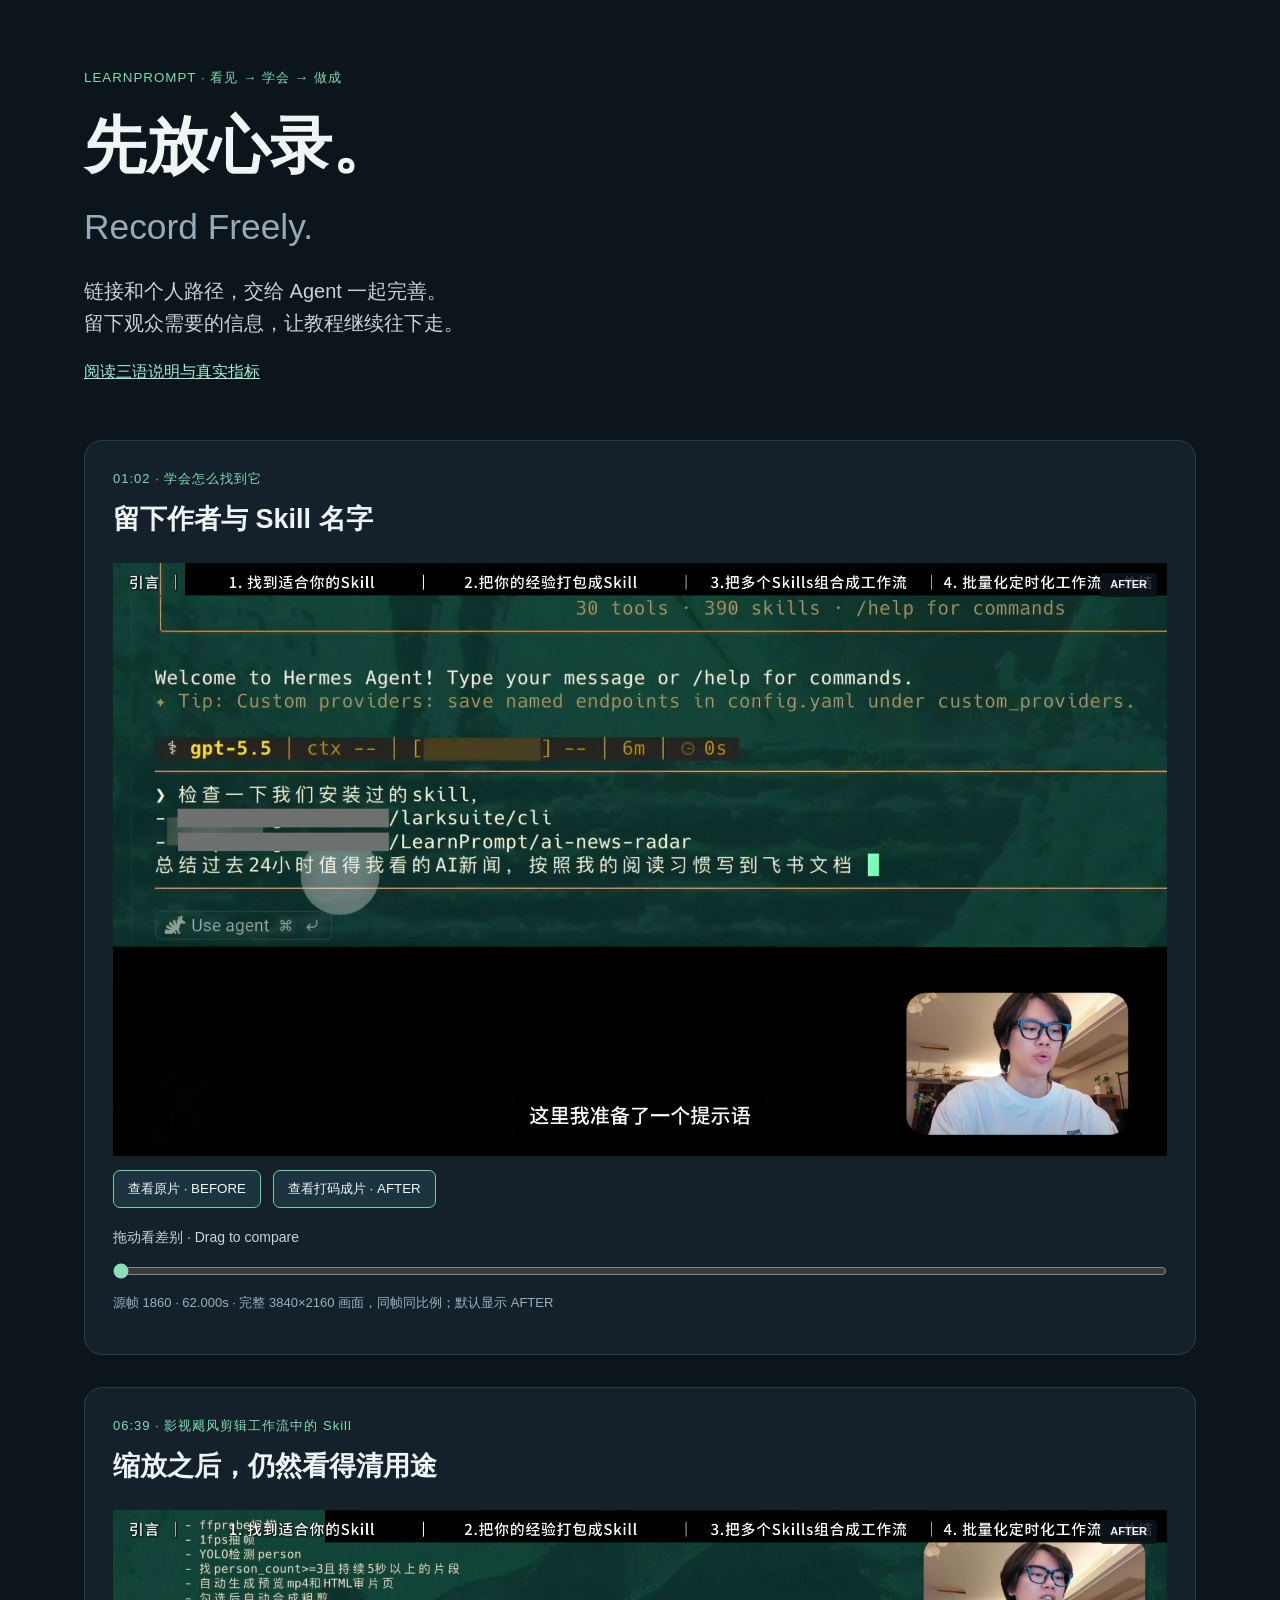
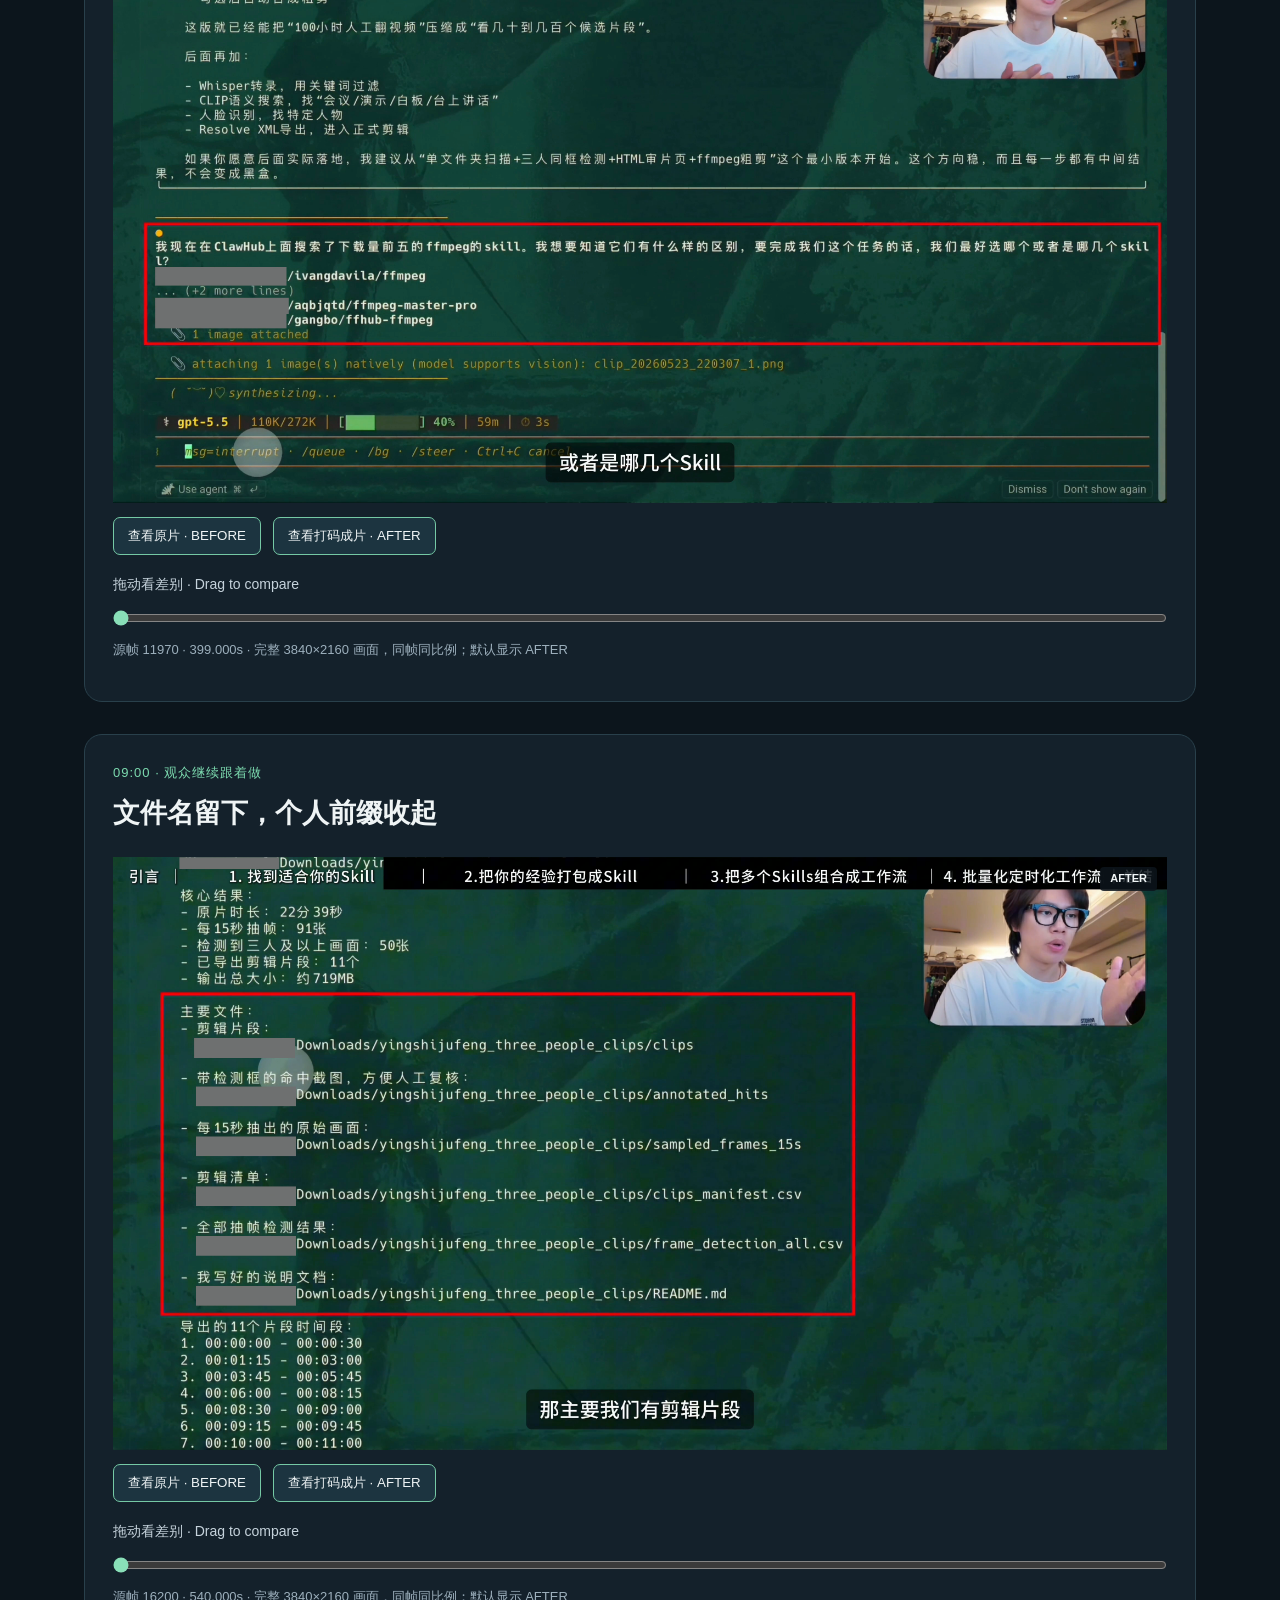
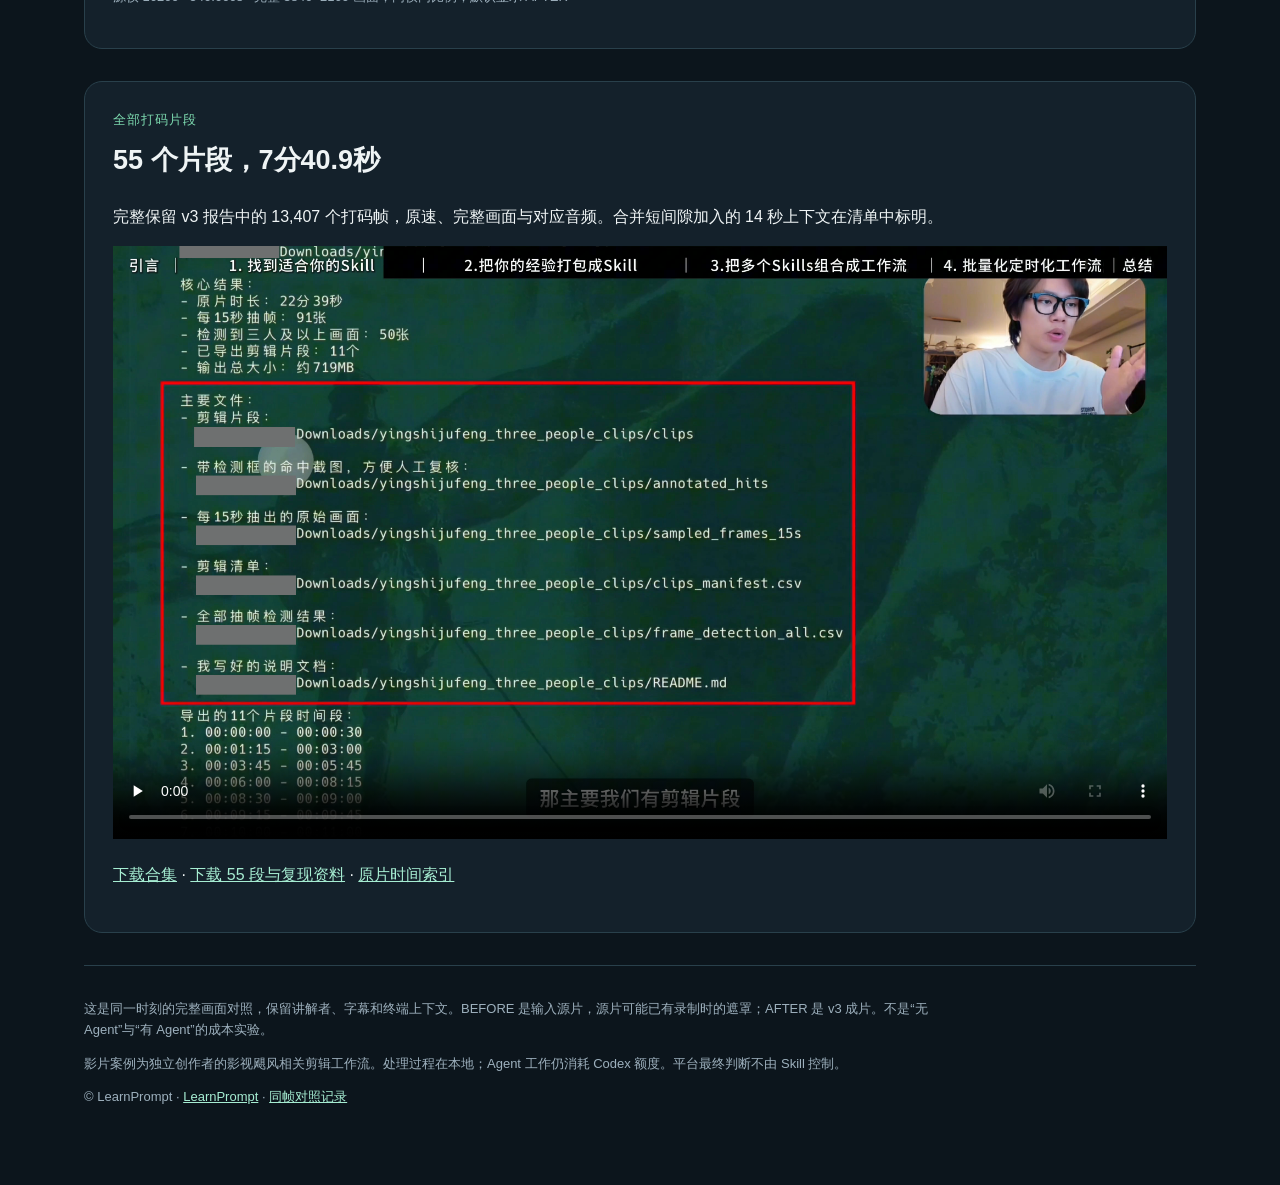
<file: index.html>
<!doctype html><html lang="zh"><meta charset="utf-8"><meta http-equiv="refresh" content="0;url=assets/comparisons/index.html"><title>放心录 · Record Freely</title><a href="assets/comparisons/index.html">查看打码前后对比</a></html>
</file>
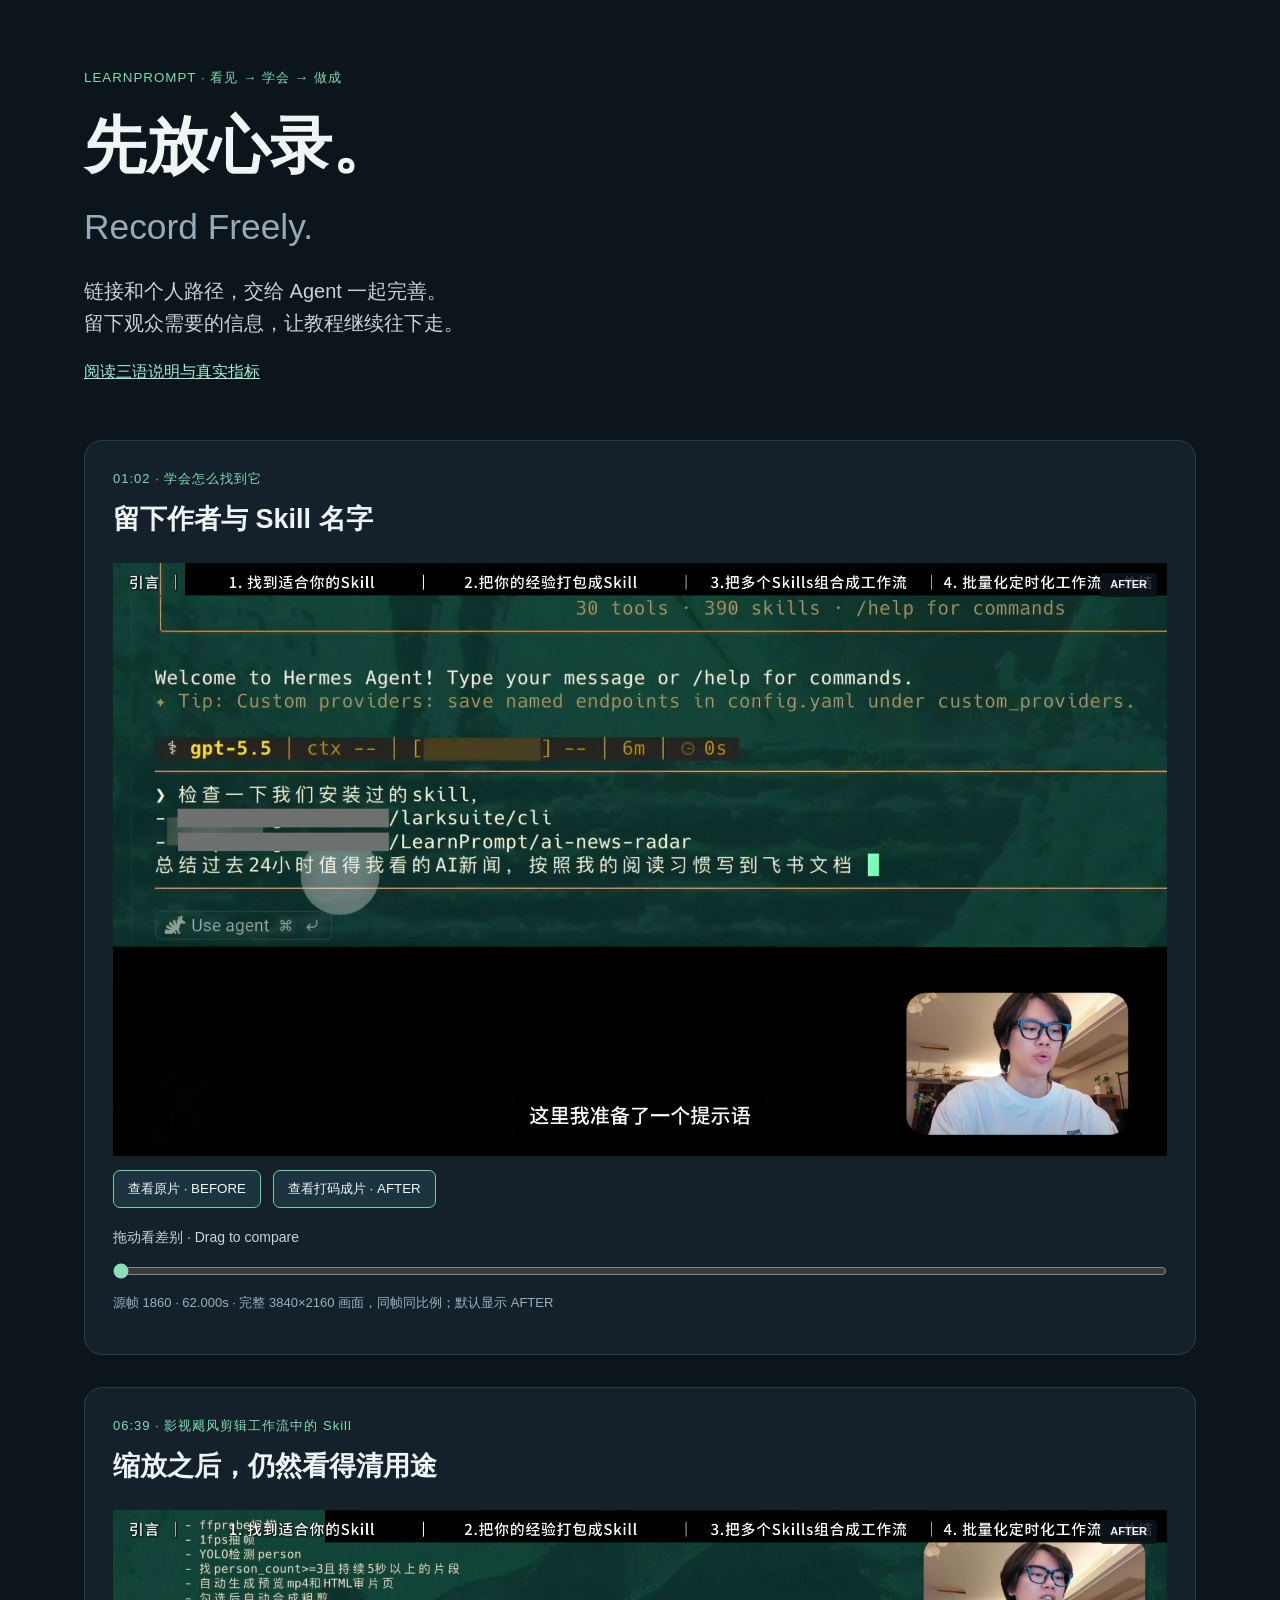
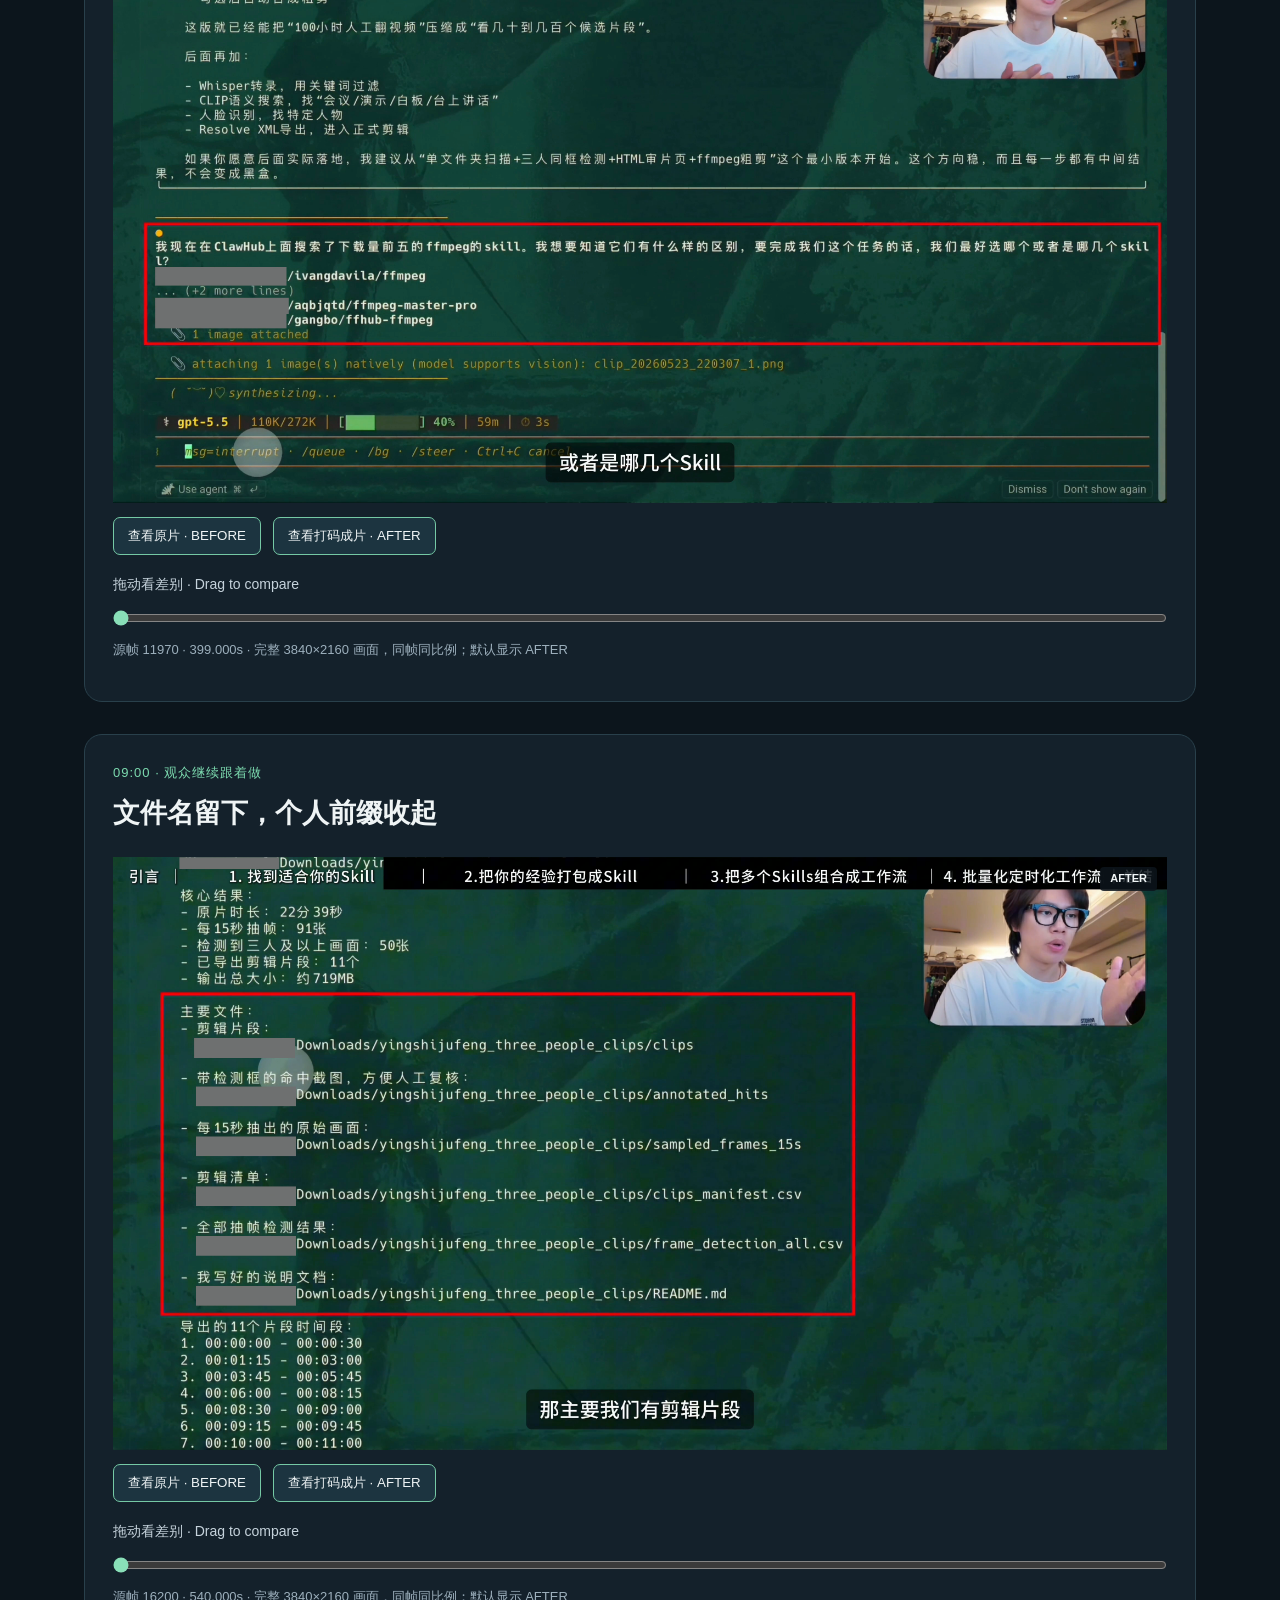
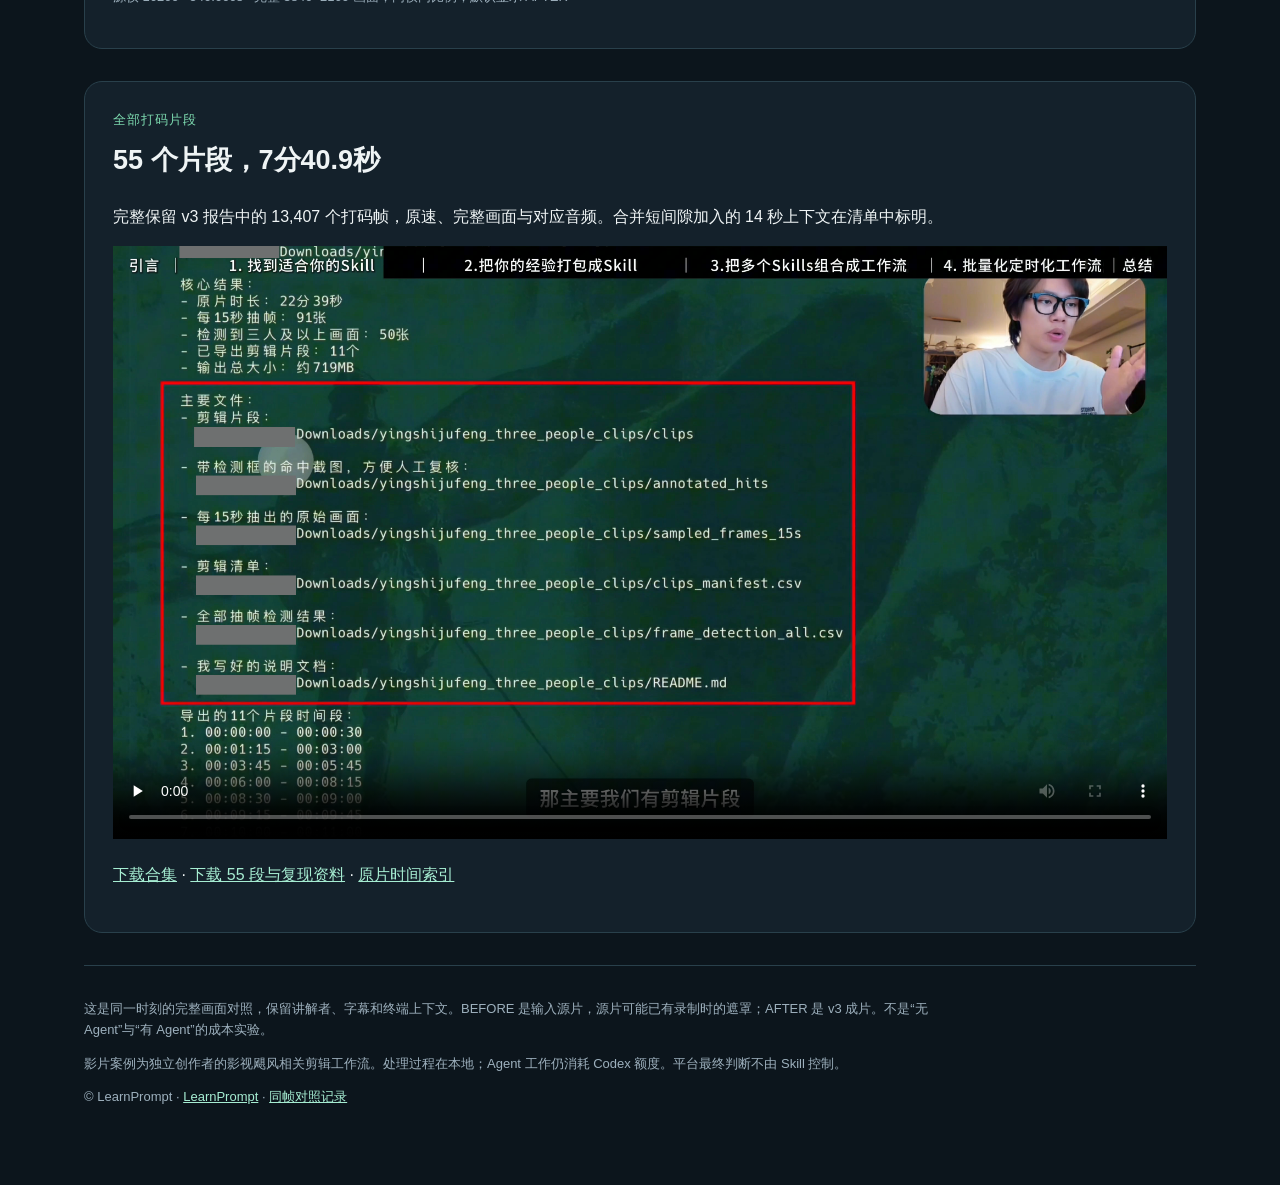
<file: assets/comparisons/index.html>
<!doctype html><html lang="zh-CN"><meta charset="utf-8"><meta name="viewport" content="width=device-width,initial-scale=1"><title>放心录 · Record Freely / 前后对比</title><style>*{box-sizing:border-box}body{margin:0;background:#0c151c;color:#eff4f5;font-family:-apple-system,BlinkMacSystemFont,"Segoe UI",sans-serif;line-height:1.6}main{max-width:1160px;margin:auto;padding:64px 24px}header{max-width:830px;margin-bottom:56px}header small,.eyebrow{color:#7ddbb0;letter-spacing:1px}h1{font-size:clamp(32px,5vw,62px);line-height:1.17;margin:20px 0}h1 span{font-weight:400;color:#98aab8;font-size:.57em}header p{font-size:20px;color:#c6d3dc}a{color:#a6edd2}section{padding:28px;background:#14212b;border:1px solid #29404b;border-radius:18px;margin-bottom:32px}h2{font-size:27px;margin:8px 0 22px}.eyebrow{font-size:13px;margin:0}.compare{--split:0%;position:relative;overflow:hidden;background:#000}.compare img{display:block;width:100%}.compare img.after{position:absolute;inset:0;clip-path:inset(0 0 0 var(--split))}.divider{display:none;position:absolute;top:0;bottom:0;left:var(--split);width:2px;background:#8be5be}.compare b{position:absolute;top:10px;padding:3px 10px;background:#0c151cd9;border-radius:4px;font-size:11px}.before-label{left:10px;display:none}.after-label{right:10px}.controls{display:flex;flex-wrap:wrap;gap:12px;margin-top:14px}button{border:1px solid #75c9a5;border-radius:7px;padding:9px 14px;color:#eff4f5;background:#1c3440;cursor:pointer}label{display:block;margin-top:18px;font-size:14px;color:#c6d3dc}input{display:block;accent-color:#89dfb8;width:100%;margin:14px 0;cursor:ew-resize}.detail,footer{font-size:13px;color:#9db0bd}footer{padding-top:20px;border-top:1px solid #29404b}footer p{max-width:850px}@media(max-width:600px){main{padding:32px 15px}section{padding:16px}h2{font-size:22px}header p{font-size:17px}}</style><main><header><small>LEARNPROMPT · 看见 → 学会 → 做成</small><h1>先放心录。<br><span>Record Freely.</span></h1><p>链接和个人路径，交给 Agent 一起完善。<br>留下观众需要的信息，让教程继续往下走。</p><a href="https://github.com/LearnPrompt/record-freely#readme">阅读三语说明与真实指标</a></header><section><p class="eyebrow">01:02 · 学会怎么找到它</p><h2>留下作者与 Skill 名字</h2><div class="compare"><img src="../full-frame-comparisons/01-02-before.png" alt="输入源帧"><img class="after" src="../full-frame-comparisons/01-02-after.png" alt="v3处理后的同一帧"><div class="divider"></div><b class="before-label">BEFORE</b><b class="after-label">AFTER</b></div><div class="controls"><button type="button" onclick="setSplit(this.closest('section'),100)">查看原片 · BEFORE</button><button type="button" onclick="setSplit(this.closest('section'),0)">查看打码成片 · AFTER</button></div><label>拖动看差别 · Drag to compare<input type="range" min="0" max="100" value="0" aria-label="01-02前后对照" oninput="setSplit(this.closest('section'),this.value)"></label><p class="detail">源帧 1860 · 62.000s · 完整 3840×2160 画面，同帧同比例；默认显示 AFTER</p></section><section><p class="eyebrow">06:39 · 影视飓风剪辑工作流中的 Skill</p><h2>缩放之后，仍然看得清用途</h2><div class="compare"><img src="../full-frame-comparisons/06-39-before.png" alt="输入源帧"><img class="after" src="../full-frame-comparisons/06-39-after.png" alt="v3处理后的同一帧"><div class="divider"></div><b class="before-label">BEFORE</b><b class="after-label">AFTER</b></div><div class="controls"><button type="button" onclick="setSplit(this.closest('section'),100)">查看原片 · BEFORE</button><button type="button" onclick="setSplit(this.closest('section'),0)">查看打码成片 · AFTER</button></div><label>拖动看差别 · Drag to compare<input type="range" min="0" max="100" value="0" aria-label="06-39前后对照" oninput="setSplit(this.closest('section'),this.value)"></label><p class="detail">源帧 11970 · 399.000s · 完整 3840×2160 画面，同帧同比例；默认显示 AFTER</p></section><section><p class="eyebrow">09:00 · 观众继续跟着做</p><h2>文件名留下，个人前缀收起</h2><div class="compare"><img src="../full-frame-comparisons/09-00-before.png" alt="输入源帧"><img class="after" src="../full-frame-comparisons/09-00-after.png" alt="v3处理后的同一帧"><div class="divider"></div><b class="before-label">BEFORE</b><b class="after-label">AFTER</b></div><div class="controls"><button type="button" onclick="setSplit(this.closest('section'),100)">查看原片 · BEFORE</button><button type="button" onclick="setSplit(this.closest('section'),0)">查看打码成片 · AFTER</button></div><label>拖动看差别 · Drag to compare<input type="range" min="0" max="100" value="0" aria-label="09-00前后对照" oninput="setSplit(this.closest('section'),this.value)"></label><p class="detail">源帧 16200 · 540.000s · 完整 3840×2160 画面，同帧同比例；默认显示 AFTER</p></section><section id="collection"><p class="eyebrow">全部打码片段</p><h2>55 个片段，7分40.9秒</h2><p>完整保留 v3 报告中的 13,407 个打码帧，原速、完整画面与对应音频。合并短间隙加入的 14 秒上下文在清单中标明。</p><video controls preload="none" poster="../full-frame-comparisons/09-00-after.png" style="width:100%;background:#000" src="https://github.com/LearnPrompt/record-freely/releases/download/v1.0.1/all-masked-segments.mp4"></video><p><a href="https://github.com/LearnPrompt/record-freely/releases/download/v1.0.1/all-masked-segments.mp4">下载合集</a> · <a href="https://github.com/LearnPrompt/record-freely/releases/download/v1.0.1/masked-segment-clips.zip">下载 55 段与复现资料</a> · <a href="https://github.com/LearnPrompt/record-freely/blob/main/docs/masked-segment-collection.md">原片时间索引</a></p></section><footer><p>这是同一时刻的完整画面对照，保留讲解者、字幕和终端上下文。BEFORE 是输入源片，源片可能已有录制时的遮罩；AFTER 是 v3 成片。不是“无 Agent”与“有 Agent”的成本实验。</p><p>影片案例为独立创作者的影视飓风相关剪辑工作流。处理过程在本地；Agent 工作仍消耗 Codex 额度。平台最终判断不由 Skill 控制。</p><p>© LearnPrompt · <a href="https://learnprompt.pro">LearnPrompt</a> · <a href="../full-frame-comparisons/manifest.json">同帧对照记录</a></p></footer></main><script>
function setSplit(section,value){
  const split=Number(value),box=section.querySelector('.compare');
  box.style.setProperty('--split',split+'%');
  section.querySelector('input').value=split;
  box.querySelector('.before-label').style.display=split===0?'none':'block';
  box.querySelector('.after-label').style.display=split===100?'none':'block';
  box.querySelector('.divider').style.display=(split===0||split===100)?'none':'block';
}
</script></html>
</file>
